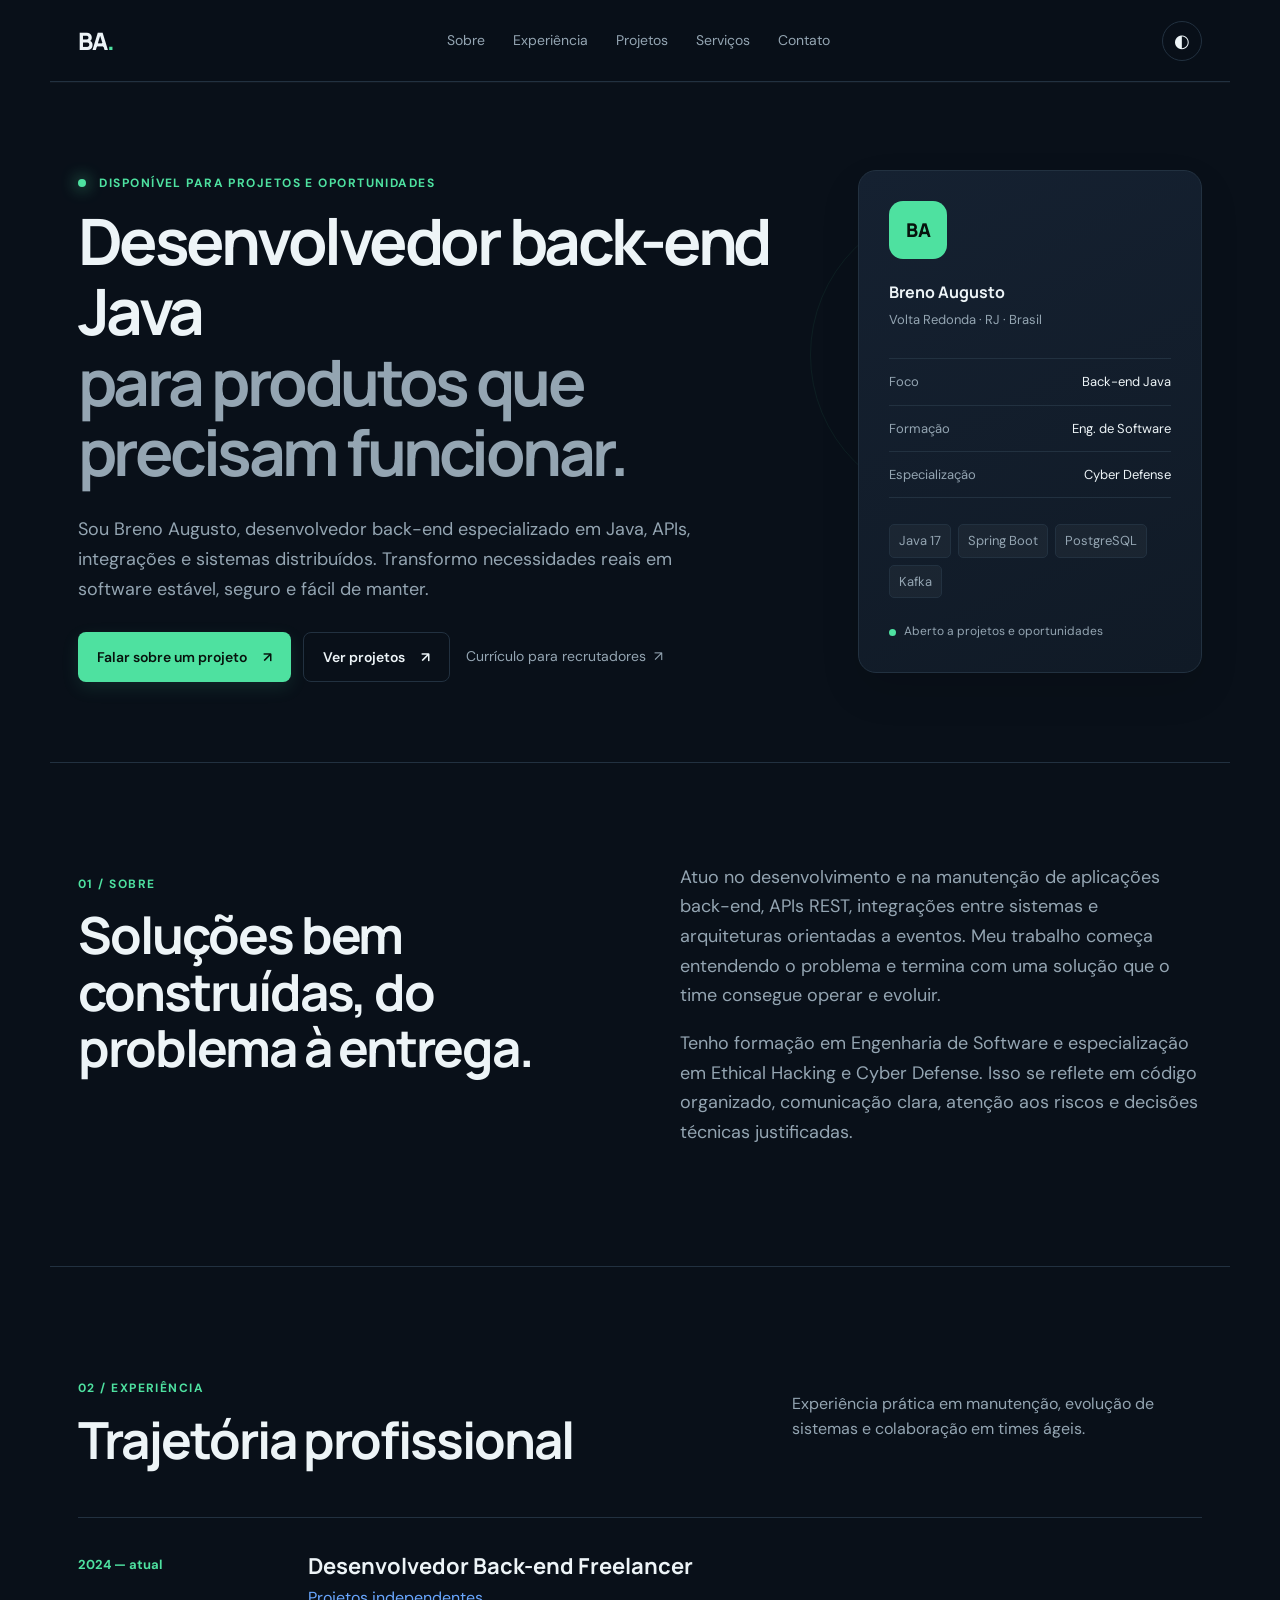
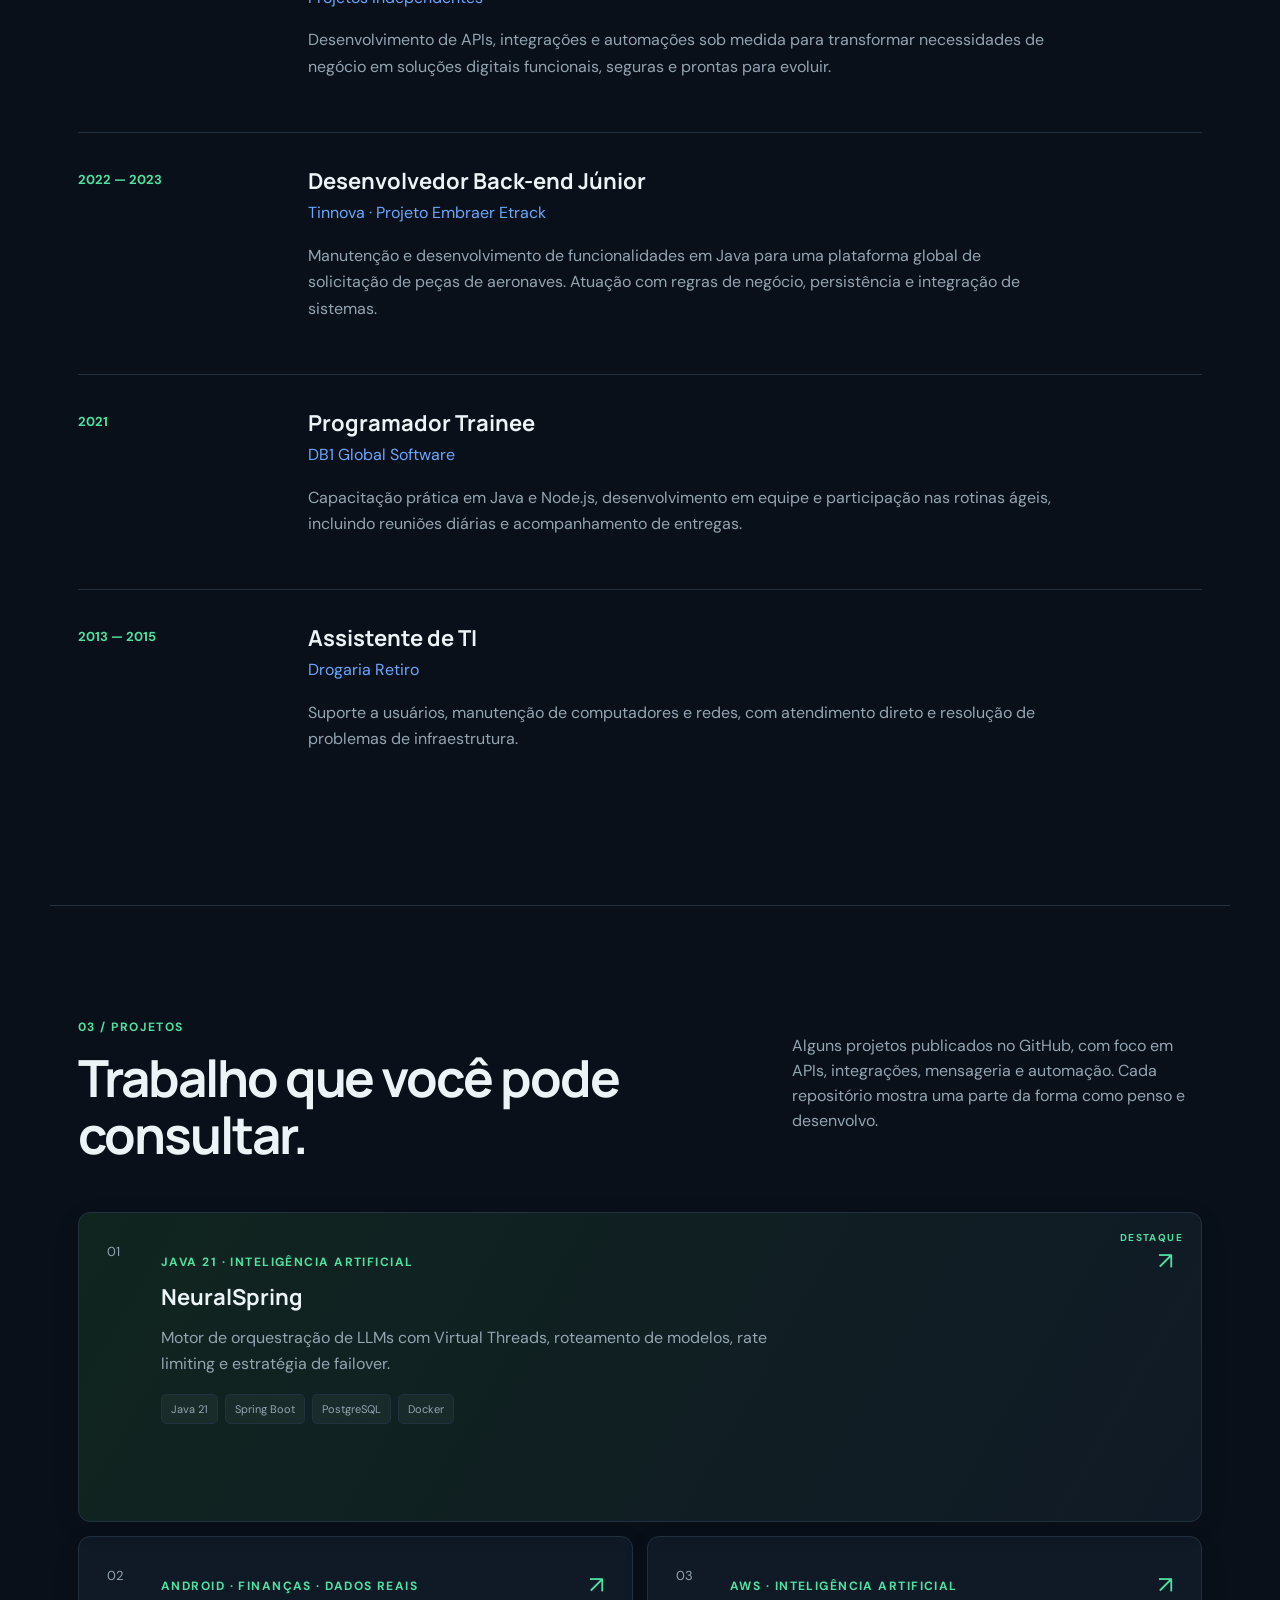
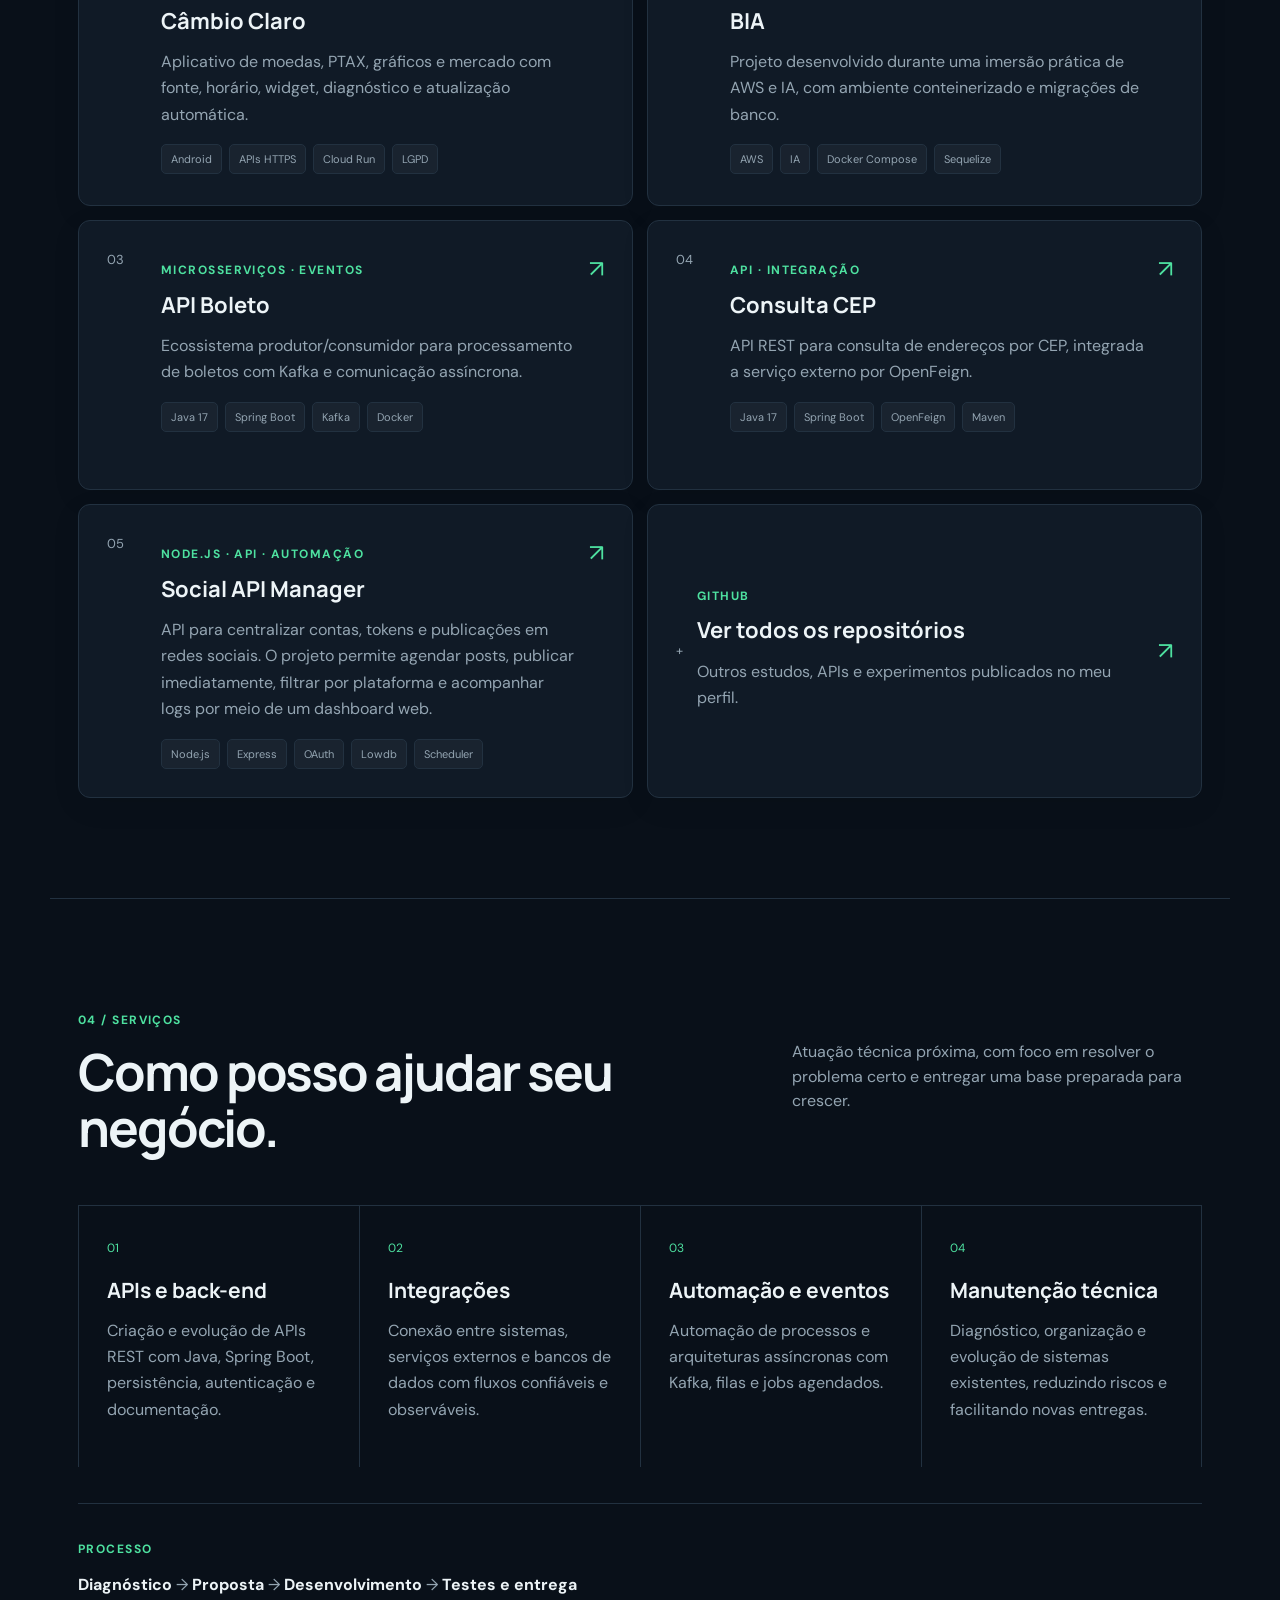
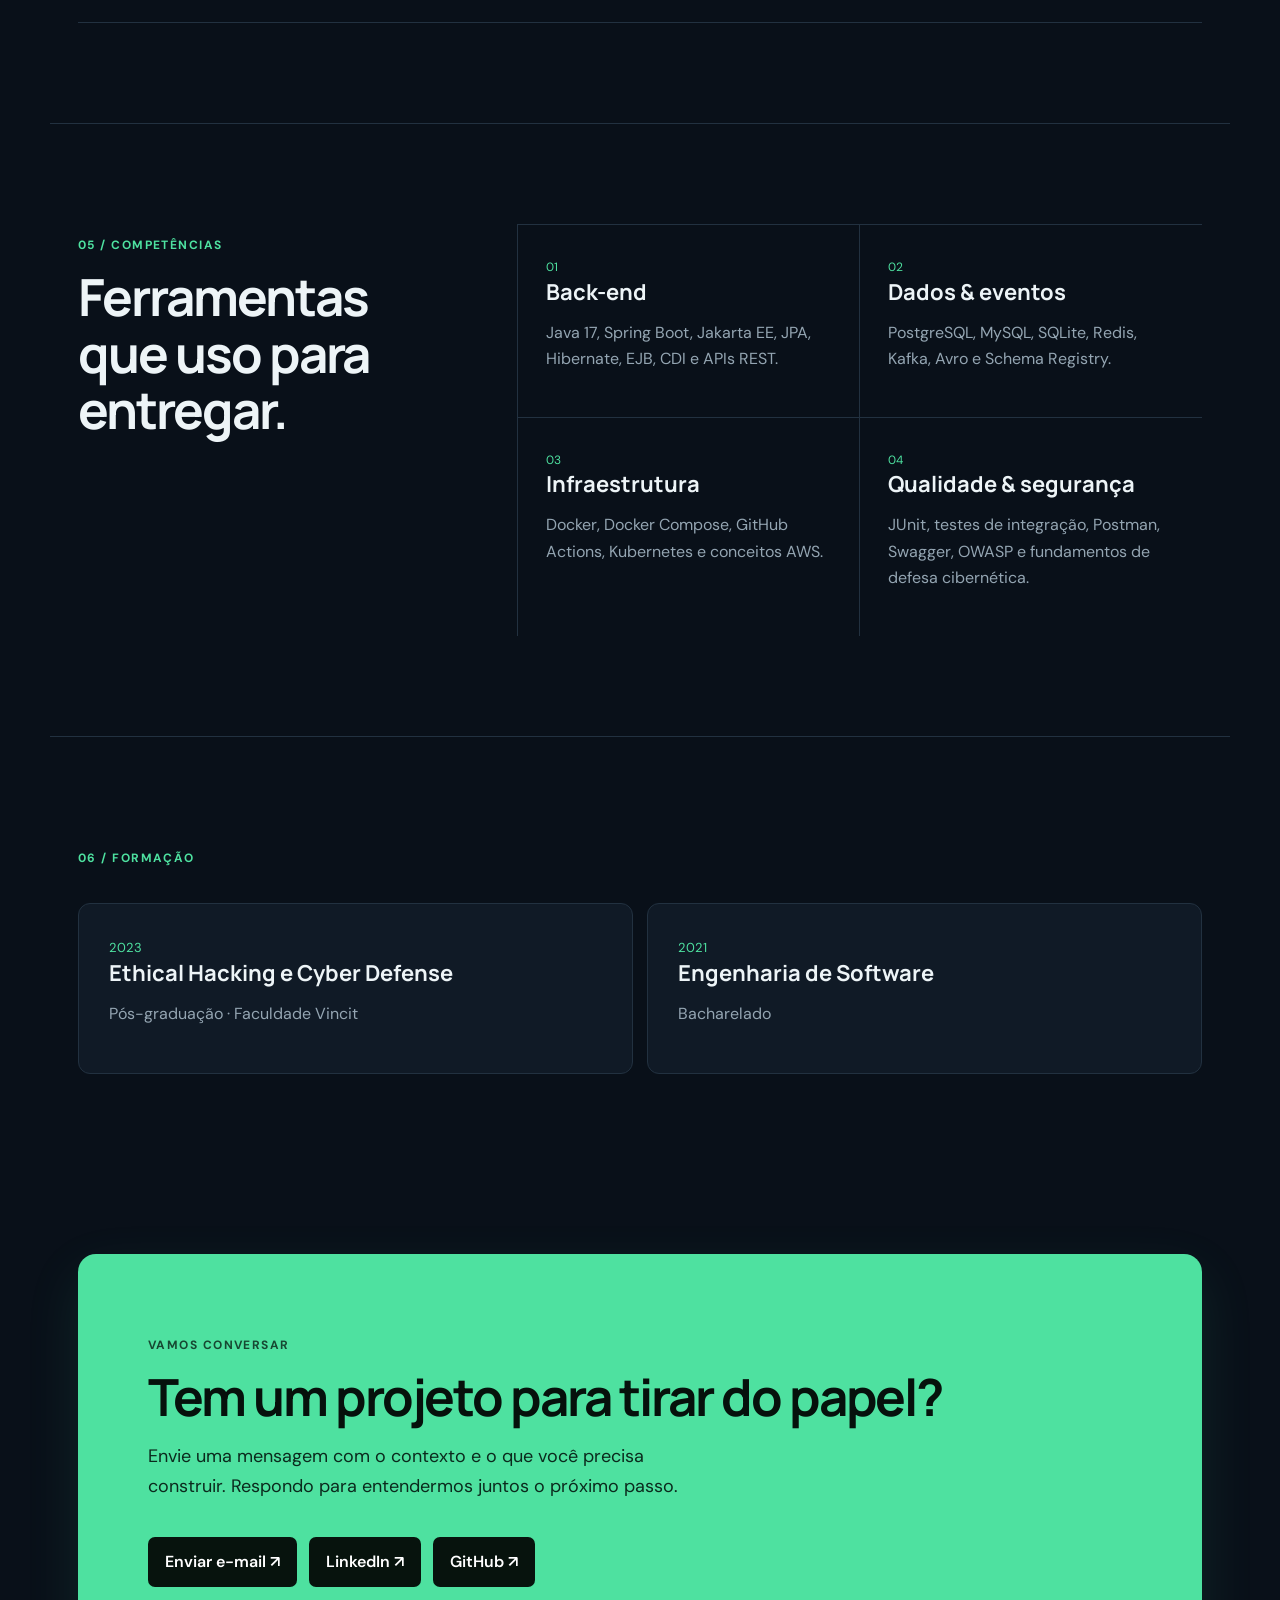
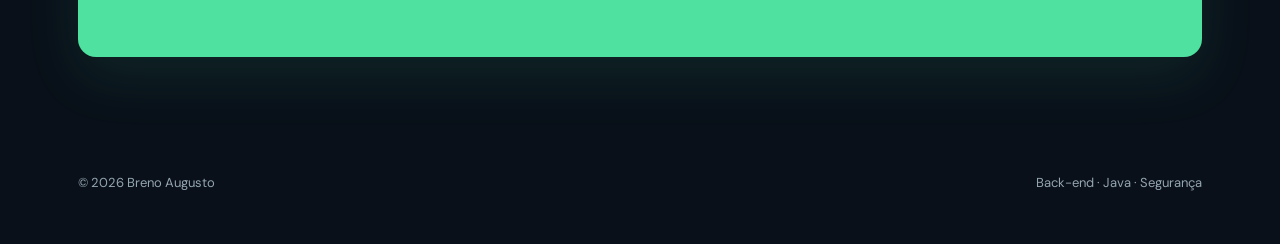
<file: index.html>
<!doctype html>
<html lang="pt-BR">
<head>
  <meta charset="UTF-8">
  <meta name="viewport" content="width=device-width, initial-scale=1.0">
  <meta name="description" content="Portfólio de Breno Augusto, desenvolvedor back-end e freelancer especializado em Java, Spring Boot, APIs, microsserviços e integrações seguras.">
  <meta property="og:type" content="website">
  <meta property="og:title" content="Breno Augusto — Desenvolvedor Back-end">
  <meta property="og:description" content="APIs, integrações e sistemas back-end seguros, claros e prontos para crescer.">
  <meta property="og:url" content="https://brenoaugusto.vercel.app/">
  <meta property="og:site_name" content="Breno Augusto — Desenvolvedor Back-end">
  <meta name="twitter:card" content="summary">
  <link rel="canonical" href="https://brenoaugusto.vercel.app/">
  <script type="application/ld+json">
    {
      "@context":"https://schema.org",
      "@type":"Person",
      "name":"Breno Augusto Alves da Silva",
      "jobTitle":"Desenvolvedor Back-end",
      "url":"https://brenoaugusto.vercel.app/",
      "email":"mailto:brenoaugustoalves@gmail.com",
      "sameAs":["https://www.linkedin.com/in/brenoaugustoalves/","https://github.com/brenoaugustoalves"],
      "knowsAbout":["Java","Spring Boot","APIs REST","Microsserviços","Kafka","Cyber Defense"]
    }
  </script>
  <title>Breno Augusto — Desenvolvedor Back-end</title>
  <link rel="preconnect" href="https://fonts.googleapis.com">
  <link rel="preconnect" href="https://fonts.gstatic.com" crossorigin>
  <link href="https://fonts.googleapis.com/css2?family=DM+Sans:wght@400;500;600;700&family=Manrope:wght@600;700;800&display=swap" rel="stylesheet">
  <link rel="icon" type="image/svg+xml" href="data:image/svg+xml,%3Csvg xmlns='http://www.w3.org/2000/svg' viewBox='0 0 64 64'%3E%3Crect width='64' height='64' rx='16' fill='%230b1018'/%3E%3Cpath d='M18 17h18c8 0 12 4 12 10 0 4-2 7-6 8 5 1 8 5 8 10 0 8-6 12-15 12H18V17zm10 8v7h7c3 0 4-1 4-4 0-2-1-3-4-3h-7zm0 15v9h8c3 0 5-2 5-5s-2-4-5-4h-8z' fill='%234ee1a0'/%3E%3C/svg%3E">
  <link rel="stylesheet" href="styles.css">
</head>
<body>
  <header class="topbar">
      <a class="brand" href="#inicio" aria-label="Ir para o início">BA<span>.</span></a>
      <nav aria-label="Navegação principal">
      <a href="#sobre">Sobre</a><a href="#experiencia">Experiência</a><a href="#projetos">Projetos</a><a href="#servicos">Serviços</a><a href="#contato">Contato</a>
      </nav>
    <button class="theme-toggle" aria-label="Ativar tema claro" aria-pressed="false" title="Alternar tema">◐</button>
  </header>

  <main>
    <section class="hero" id="inicio">
      <div class="hero-copy">
        <p class="eyebrow"><span></span> DISPONÍVEL PARA PROJETOS E OPORTUNIDADES</p>
        <h1>Desenvolvedor back-end Java<br><em>para produtos que precisam funcionar.</em></h1>
        <p class="intro">Sou Breno Augusto, desenvolvedor back-end especializado em Java, APIs, integrações e sistemas distribuídos. Transformo necessidades reais em software estável, seguro e fácil de manter.</p>
        <div class="actions">
          <a class="primary" href="#contato">Falar sobre um projeto <span>↗</span></a>
          <a class="secondary" href="#projetos">Ver projetos <span>↗</span></a>
          <a class="recruiter-link" href="mailto:brenoaugustoalves@gmail.com?subject=Solicitação%20de%20currículo">Currículo para recrutadores <span>↗</span></a>
        </div>
      </div>
      <aside class="profile-card" aria-label="Resumo profissional">
        <div class="avatar">BA</div>
        <div><strong>Breno Augusto</strong><span>Volta Redonda · RJ · Brasil</span></div>
        <dl>
          <div><dt>Foco</dt><dd>Back-end Java</dd></div>
          <div><dt>Formação</dt><dd>Eng. de Software</dd></div>
          <div><dt>Especialização</dt><dd>Cyber Defense</dd></div>
        </dl>
        <div class="stack"><span>Java 17</span><span>Spring Boot</span><span>PostgreSQL</span><span>Kafka</span></div>
        <p class="availability"><span></span> Aberto a projetos e oportunidades</p>
      </aside>
    </section>

    <section class="section split" id="sobre">
      <div><p class="section-no">01 / SOBRE</p><h2>Soluções bem construídas, do problema à entrega.</h2></div>
      <div class="prose"><p>Atuo no desenvolvimento e na manutenção de aplicações back-end, APIs REST, integrações entre sistemas e arquiteturas orientadas a eventos. Meu trabalho começa entendendo o problema e termina com uma solução que o time consegue operar e evoluir.</p><p>Tenho formação em Engenharia de Software e especialização em Ethical Hacking e Cyber Defense. Isso se reflete em código organizado, comunicação clara, atenção aos riscos e decisões técnicas justificadas.</p></div>
    </section>

    <section class="section" id="experiencia">
      <div class="section-head"><div><p class="section-no">02 / EXPERIÊNCIA</p><h2>Trajetória profissional</h2></div><p>Experiência prática em manutenção, evolução de sistemas e colaboração em times ágeis.</p></div>
      <div class="timeline">
        <article><div class="when">2024 — atual</div><div><h3>Desenvolvedor Back-end Freelancer</h3><p class="company">Projetos independentes</p><p>Desenvolvimento de APIs, integrações e automações sob medida para transformar necessidades de negócio em soluções digitais funcionais, seguras e prontas para evoluir.</p></div></article>
        <article><div class="when">2022 — 2023</div><div><h3>Desenvolvedor Back-end Júnior</h3><p class="company">Tinnova · Projeto Embraer Etrack</p><p>Manutenção e desenvolvimento de funcionalidades em Java para uma plataforma global de solicitação de peças de aeronaves. Atuação com regras de negócio, persistência e integração de sistemas.</p></div></article>
        <article><div class="when">2021</div><div><h3>Programador Trainee</h3><p class="company">DB1 Global Software</p><p>Capacitação prática em Java e Node.js, desenvolvimento em equipe e participação nas rotinas ágeis, incluindo reuniões diárias e acompanhamento de entregas.</p></div></article>
        <article><div class="when">2013 — 2015</div><div><h3>Assistente de TI</h3><p class="company">Drogaria Retiro</p><p>Suporte a usuários, manutenção de computadores e redes, com atendimento direto e resolução de problemas de infraestrutura.</p></div></article>
      </div>
    </section>

    <section class="section" id="projetos">
      <div class="section-head"><div><p class="section-no">03 / PROJETOS</p><h2>Trabalho que você pode consultar.</h2></div><p>Alguns projetos publicados no GitHub, com foco em APIs, integrações, mensageria e automação. Cada repositório mostra uma parte da forma como penso e desenvolvo.</p></div>
      <div class="projects">
        <a class="project featured" href="https://github.com/brenoaugustoalves/neuralSpring" target="_blank" rel="noreferrer"><span class="project-index">01</span><div><p class="label">JAVA 21 · INTELIGÊNCIA ARTIFICIAL</p><h3>NeuralSpring</h3><p>Motor de orquestração de LLMs com Virtual Threads, roteamento de modelos, rate limiting e estratégia de failover.</p><div class="chips"><span>Java 21</span><span>Spring Boot</span><span>PostgreSQL</span><span>Docker</span></div></div><span class="arrow">↗</span></a>
        <a class="project" href="cambio-claro.html"><span class="project-index">02</span><div><p class="label">ANDROID · FINANÇAS · DADOS REAIS</p><h3>Câmbio Claro</h3><p>Aplicativo de moedas, PTAX, gráficos e mercado com fonte, horário, widget, diagnóstico e atualização automática.</p><div class="chips"><span>Android</span><span>APIs HTTPS</span><span>Cloud Run</span><span>LGPD</span></div></div><span class="arrow">↗</span></a>
        <a class="project" href="https://github.com/brenoaugustoalves/bia" target="_blank" rel="noreferrer"><span class="project-index">03</span><div><p class="label">AWS · INTELIGÊNCIA ARTIFICIAL</p><h3>BIA</h3><p>Projeto desenvolvido durante uma imersão prática de AWS e IA, com ambiente conteinerizado e migrações de banco.</p><div class="chips"><span>AWS</span><span>IA</span><span>Docker Compose</span><span>Sequelize</span></div></div><span class="arrow">↗</span></a>
        <a class="project" href="https://github.com/brenoaugustoalves/api-boleto" target="_blank" rel="noreferrer"><span class="project-index">03</span><div><p class="label">MICROSSERVIÇOS · EVENTOS</p><h3>API Boleto</h3><p>Ecossistema produtor/consumidor para processamento de boletos com Kafka e comunicação assíncrona.</p><div class="chips"><span>Java 17</span><span>Spring Boot</span><span>Kafka</span><span>Docker</span></div></div><span class="arrow">↗</span></a>
        <a class="project" href="https://github.com/brenoaugustoalves/Consulta-Cep" target="_blank" rel="noreferrer"><span class="project-index">04</span><div><p class="label">API · INTEGRAÇÃO</p><h3>Consulta CEP</h3><p>API REST para consulta de endereços por CEP, integrada a serviço externo por OpenFeign.</p><div class="chips"><span>Java 17</span><span>Spring Boot</span><span>OpenFeign</span><span>Maven</span></div></div><span class="arrow">↗</span></a>
        <a class="project" href="https://github.com/brenoaugustoalves/social-api-manager" target="_blank" rel="noreferrer"><span class="project-index">05</span><div><p class="label">NODE.JS · API · AUTOMAÇÃO</p><h3>Social API Manager</h3><p>API para centralizar contas, tokens e publicações em redes sociais. O projeto permite agendar posts, publicar imediatamente, filtrar por plataforma e acompanhar logs por meio de um dashboard web.</p><div class="chips"><span>Node.js</span><span>Express</span><span>OAuth</span><span>Lowdb</span><span>Scheduler</span></div></div><span class="arrow">↗</span></a>
        <a class="project all-projects" href="https://github.com/brenoaugustoalves?tab=repositories" target="_blank" rel="noreferrer"><span class="project-index">+</span><div><p class="label">GITHUB</p><h3>Ver todos os repositórios</h3><p>Outros estudos, APIs e experimentos publicados no meu perfil.</p></div><span class="arrow">↗</span></a>
      </div>
    </section>

    <section class="section services" id="servicos">
      <div class="section-head"><div><p class="section-no">04 / SERVIÇOS</p><h2>Como posso ajudar seu negócio.</h2></div><p>Atuação técnica próxima, com foco em resolver o problema certo e entregar uma base preparada para crescer.</p></div>
      <div class="service-grid">
        <article><span>01</span><h3>APIs e back-end</h3><p>Criação e evolução de APIs REST com Java, Spring Boot, persistência, autenticação e documentação.</p></article>
        <article><span>02</span><h3>Integrações</h3><p>Conexão entre sistemas, serviços externos e bancos de dados com fluxos confiáveis e observáveis.</p></article>
        <article><span>03</span><h3>Automação e eventos</h3><p>Automação de processos e arquiteturas assíncronas com Kafka, filas e jobs agendados.</p></article>
        <article><span>04</span><h3>Manutenção técnica</h3><p>Diagnóstico, organização e evolução de sistemas existentes, reduzindo riscos e facilitando novas entregas.</p></article>
      </div>
      <div class="process"><p class="section-no">PROCESSO</p><p><strong>Diagnóstico</strong> → <strong>Proposta</strong> → <strong>Desenvolvimento</strong> → <strong>Testes e entrega</strong></p></div>
    </section>

    <section class="section knowledge">
      <div><p class="section-no">05 / COMPETÊNCIAS</p><h2>Ferramentas que uso para entregar.</h2></div>
      <div class="skill-grid"><article><span>01</span><h3>Back-end</h3><p>Java 17, Spring Boot, Jakarta EE, JPA, Hibernate, EJB, CDI e APIs REST.</p></article><article><span>02</span><h3>Dados & eventos</h3><p>PostgreSQL, MySQL, SQLite, Redis, Kafka, Avro e Schema Registry.</p></article><article><span>03</span><h3>Infraestrutura</h3><p>Docker, Docker Compose, GitHub Actions, Kubernetes e conceitos AWS.</p></article><article><span>04</span><h3>Qualidade & segurança</h3><p>JUnit, testes de integração, Postman, Swagger, OWASP e fundamentos de defesa cibernética.</p></article></div>
    </section>

    <section class="section education">
      <p class="section-no">06 / FORMAÇÃO</p>
      <div class="degree"><div><span>2023</span><h3>Ethical Hacking e Cyber Defense</h3><p>Pós-graduação · Faculdade Vincit</p></div><div><span>2021</span><h3>Engenharia de Software</h3><p>Bacharelado</p></div></div>
    </section>

    <section class="contact" id="contato">
      <p class="section-no">VAMOS CONVERSAR</p><h2>Tem um projeto para tirar do papel?</h2><p>Envie uma mensagem com o contexto e o que você precisa construir. Respondo para entendermos juntos o próximo passo.</p>
      <div class="contact-links"><a href="mailto:brenoaugustoalves@gmail.com?subject=Vamos%20conversar">Enviar e-mail <span>↗</span></a><a href="https://www.linkedin.com/in/brenoaugustoalves/" target="_blank" rel="noreferrer">LinkedIn <span>↗</span></a><a href="https://github.com/brenoaugustoalves" target="_blank" rel="noreferrer">GitHub <span>↗</span></a></div>
    </section>
  </main>
  <footer><span>© <span id="year"></span> Breno Augusto</span><span>Back-end · Java · Segurança</span></footer>
  <script src="script.js"></script>
</body>
</html>
</file>
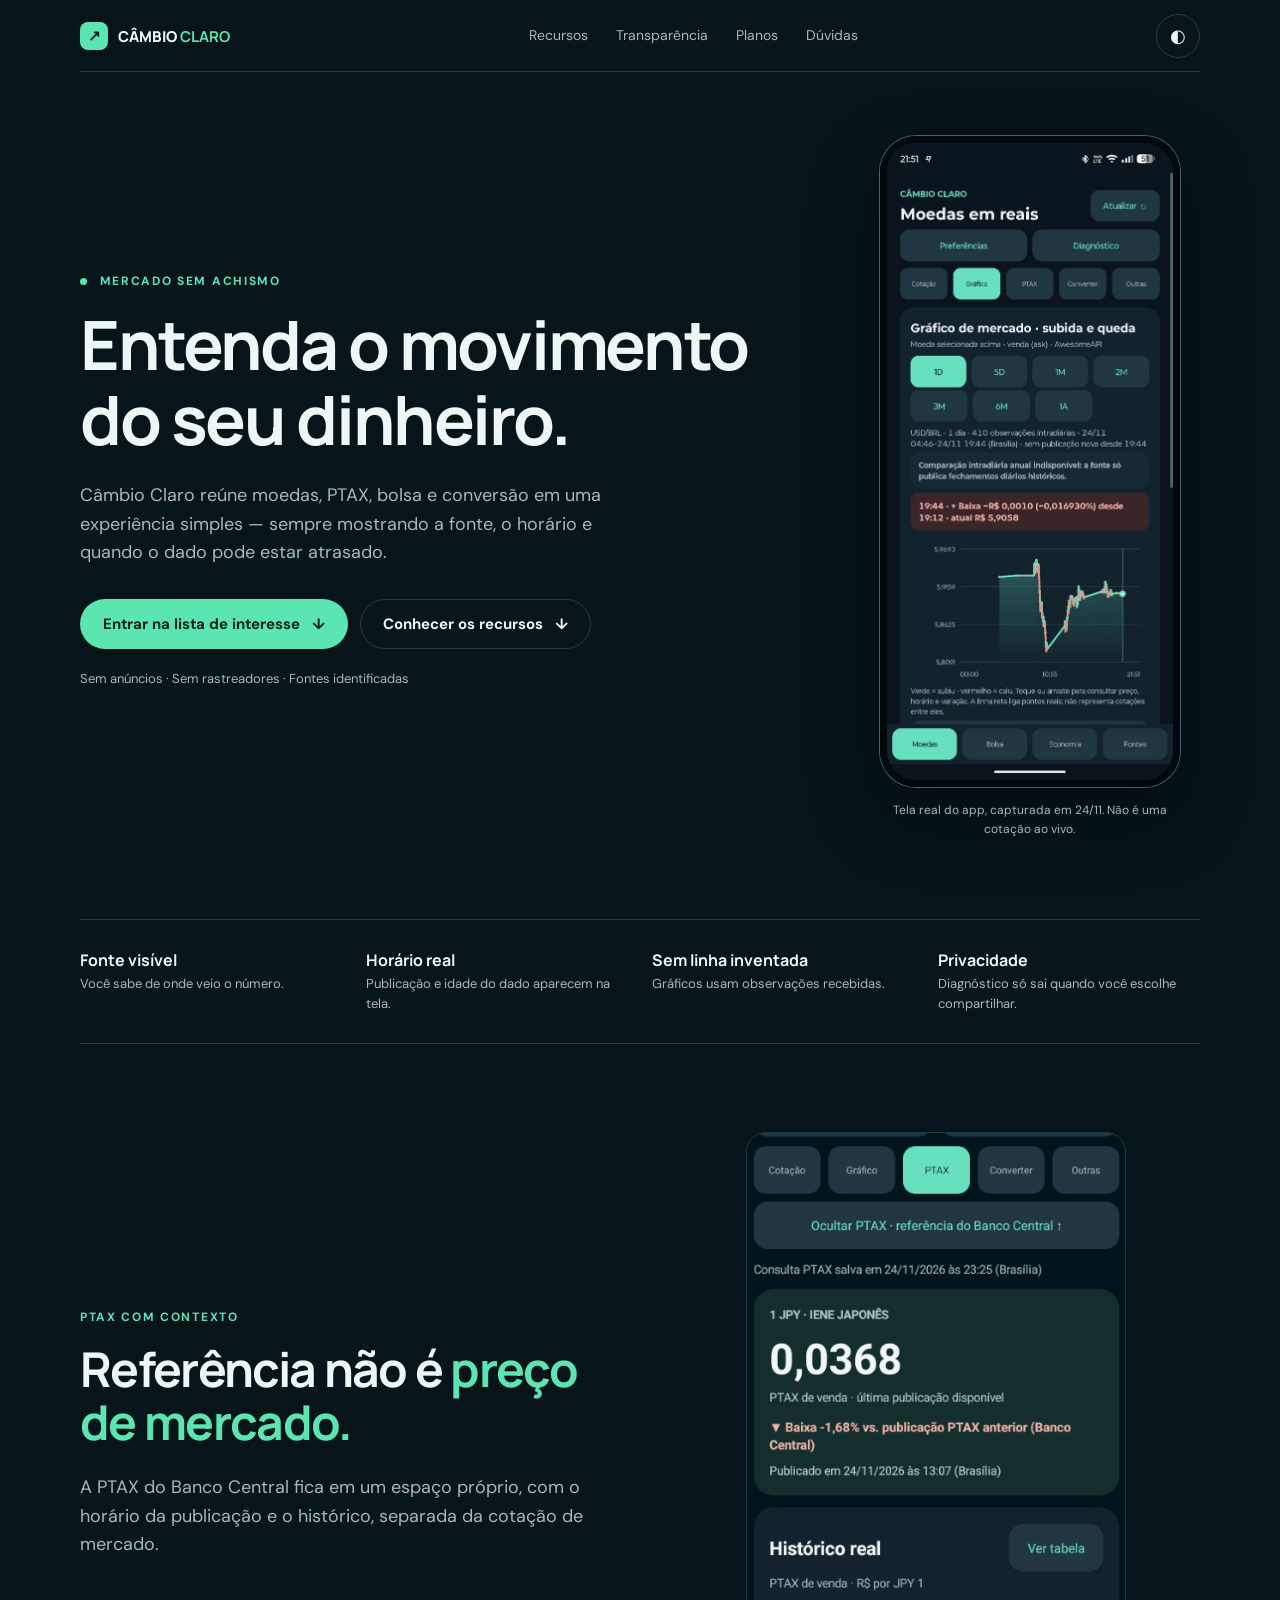
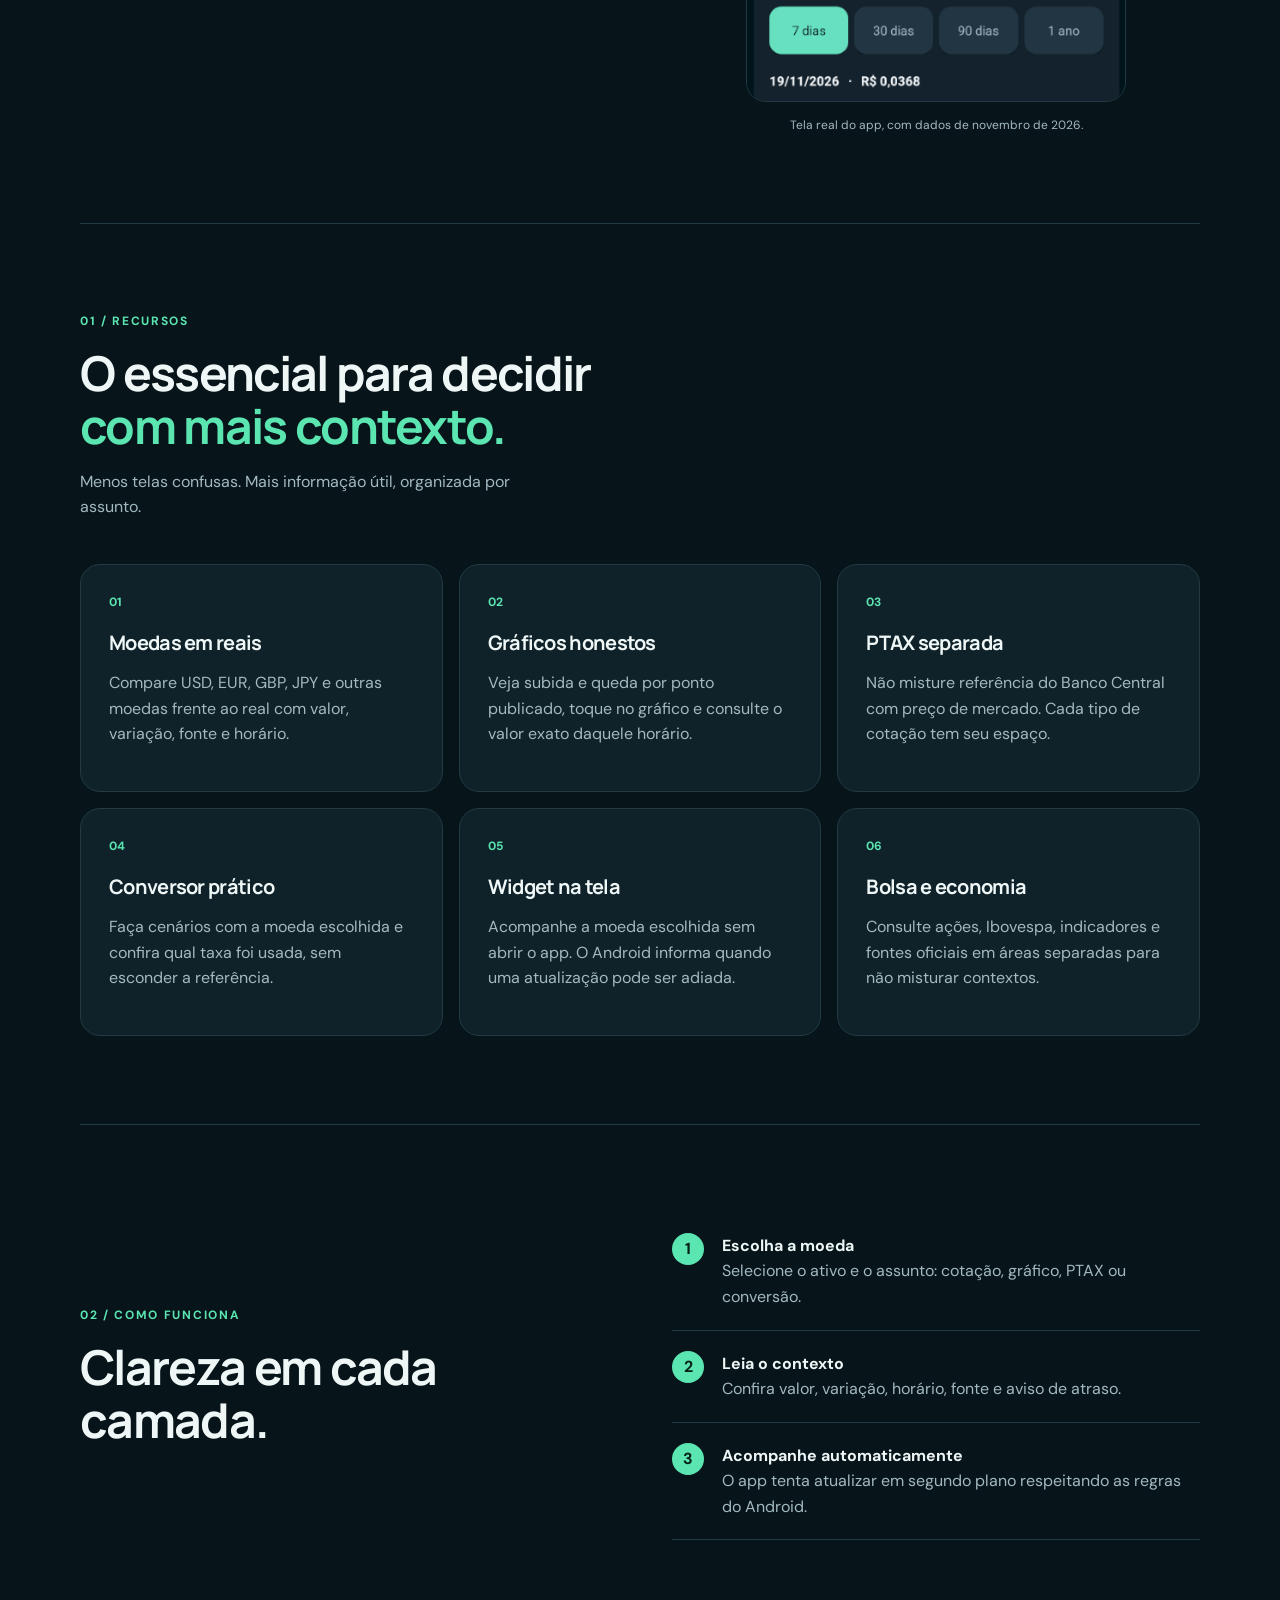
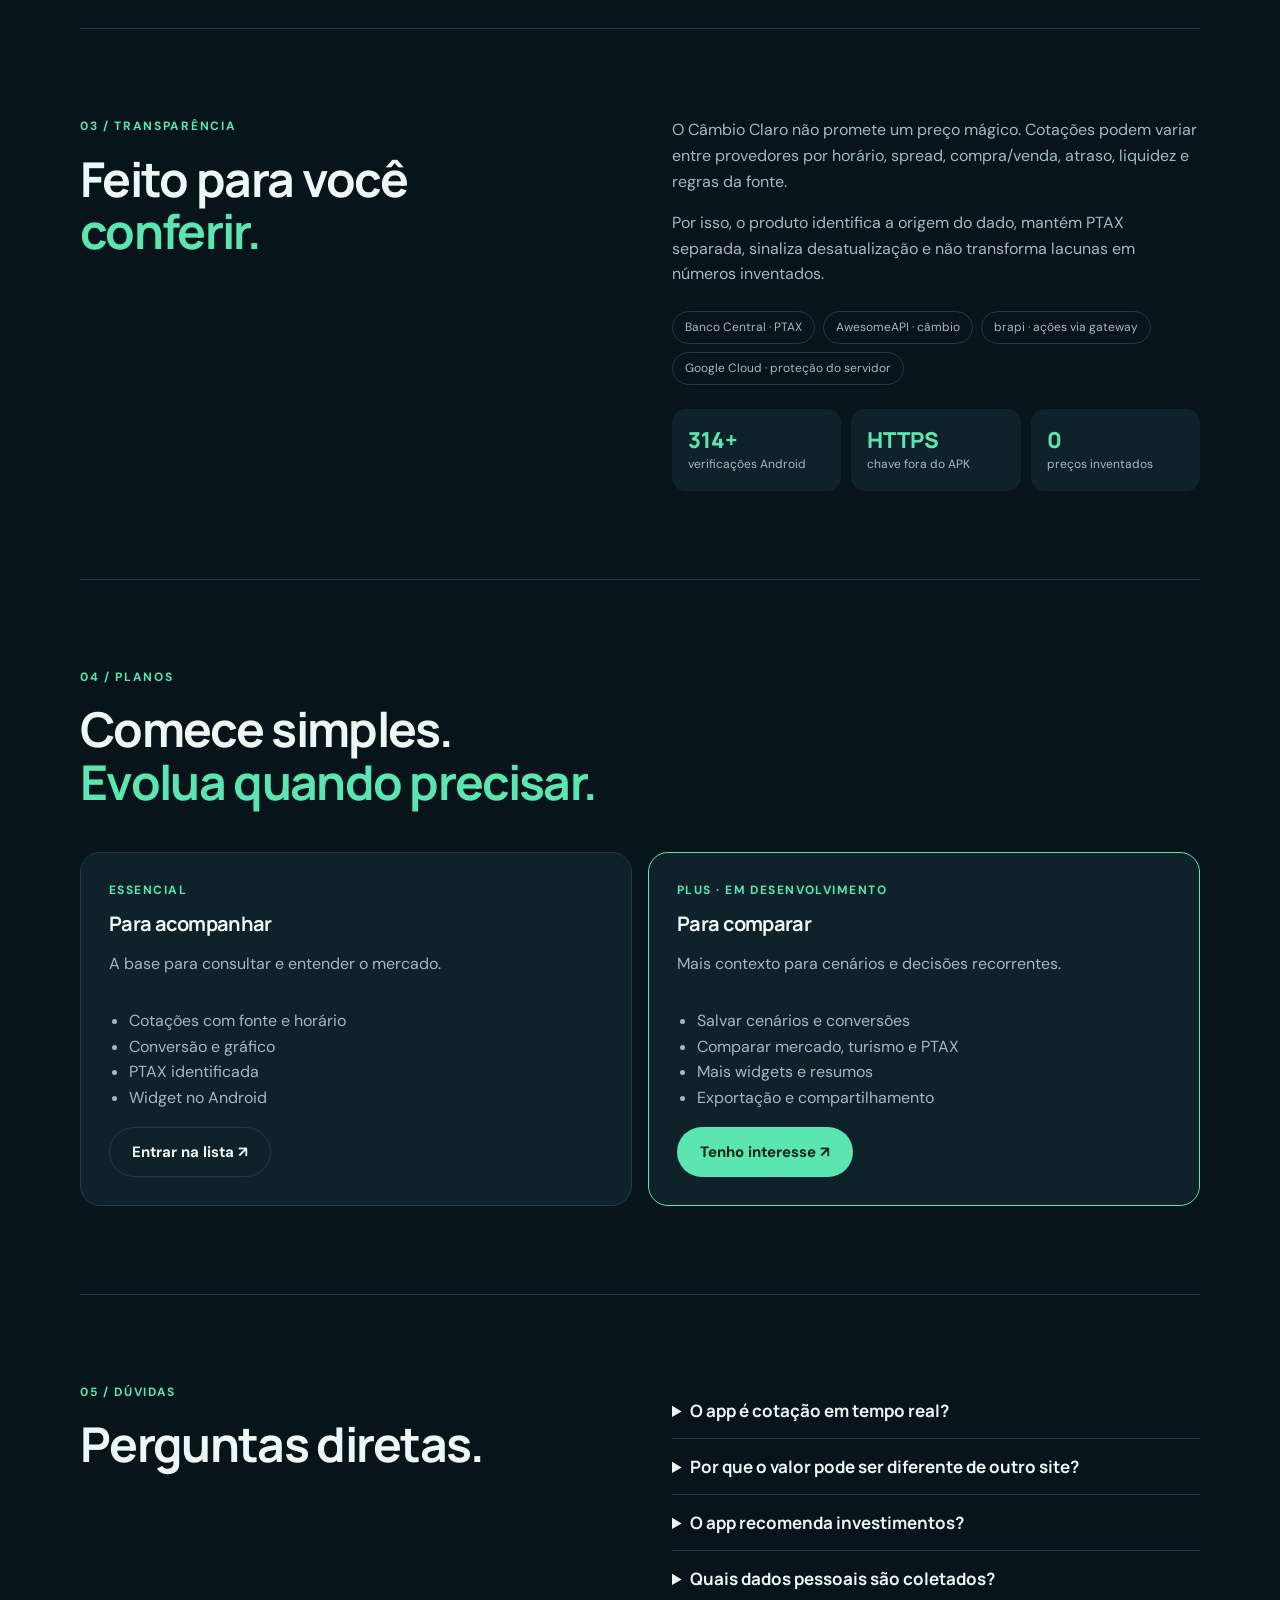
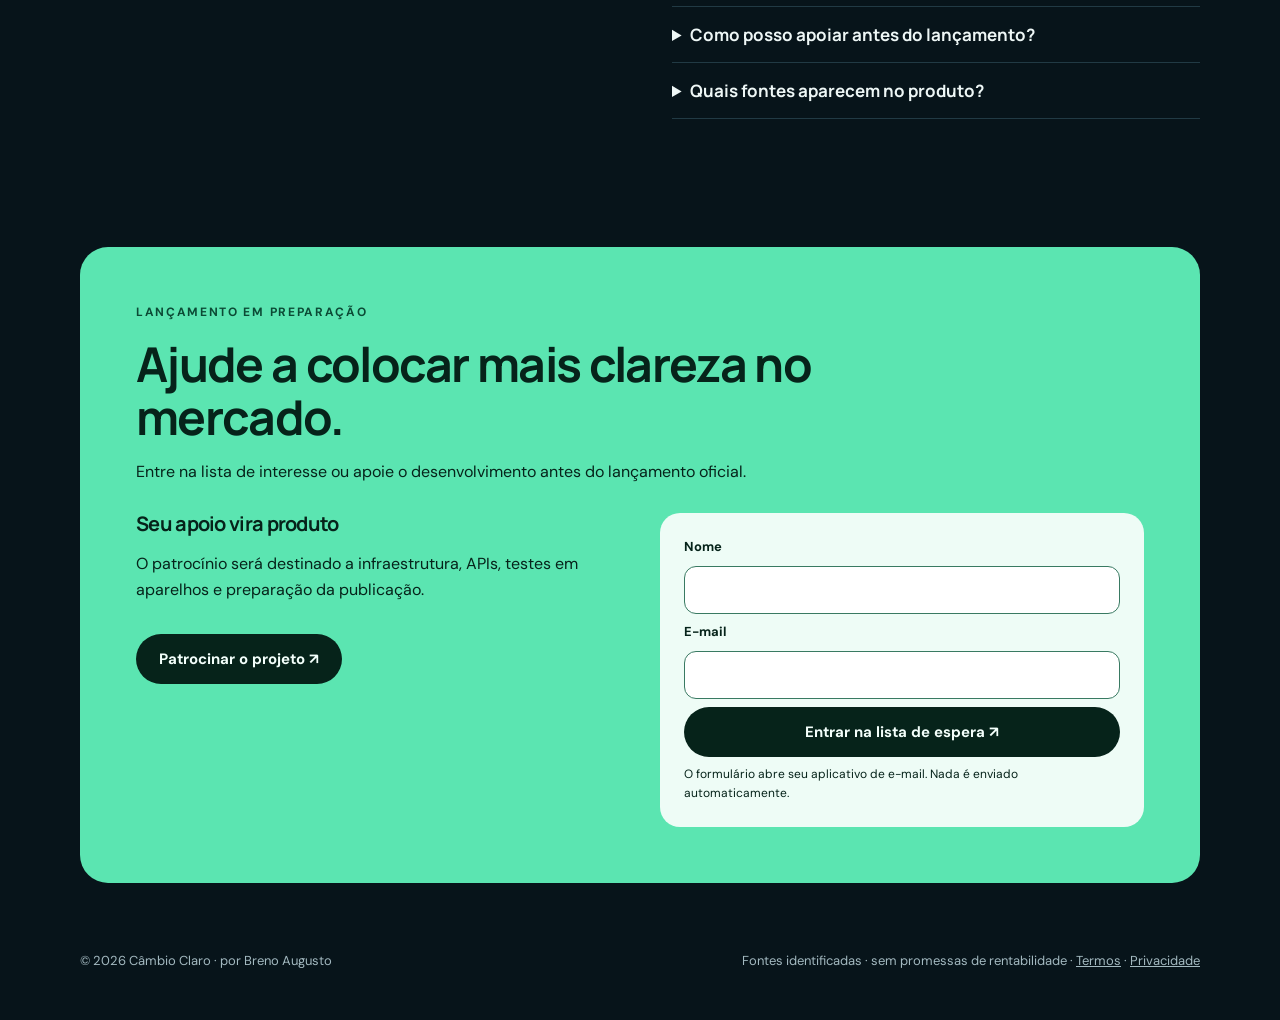
<file: cambio-claro.html>
<!doctype html>
<html lang="pt-BR">
<head>
  <meta charset="UTF-8">
  <meta name="viewport" content="width=device-width, initial-scale=1.0">
  <meta name="description" content="Câmbio Claro: acompanhe moedas, PTAX, bolsa e gráficos com fonte e horário visíveis.">
  <meta property="og:title" content="Câmbio Claro — informação de mercado com clareza">
  <meta property="og:description" content="Cotações, conversão, gráficos e widget com fonte, horário e aviso de atraso.">
  <meta property="og:type" content="website">
  <title>Câmbio Claro — informação de mercado com clareza</title>
  <link rel="preconnect" href="https://fonts.googleapis.com">
  <link rel="preconnect" href="https://fonts.gstatic.com" crossorigin>
  <link href="https://fonts.googleapis.com/css2?family=DM+Sans:wght@400;500;600;700&family=Manrope:wght@700;800&display=swap" rel="stylesheet">
  <link rel="stylesheet" href="cambio-claro.css">
  <script type="application/ld+json">
    {"@context":"https://schema.org","@type":"SoftwareApplication","name":"Câmbio Claro","applicationCategory":"FinanceApplication","operatingSystem":"Android","description":"Aplicativo de consulta de câmbio e mercado com fontes e horários visíveis.","author":{"@type":"Person","name":"Breno Augusto Alves da Silva"}}
  </script>
</head>
<body>
  <header class="cc-nav">
    <a class="cc-brand" href="#inicio" aria-label="Câmbio Claro, início"><span class="cc-mark">↗</span> CÂMBIO <b>CLARO</b></a>
    <nav id="cc-menu" aria-label="Navegação do produto"><a href="#recursos">Recursos</a><a href="#confianca">Transparência</a><a href="#planos">Planos</a><a href="#faq">Dúvidas</a></nav>
    <div class="cc-nav-actions"><button class="cc-theme" type="button" aria-label="Ativar tema claro" aria-pressed="false">◐</button><button class="cc-menu-button" type="button" aria-label="Abrir menu" aria-expanded="false">☰</button></div>
  </header>

  <main>
    <section class="cc-hero" id="inicio">
      <div class="cc-hero-copy">
        <p class="cc-kicker"><i></i> MERCADO SEM ACHISMO</p>
        <h1>Entenda o movimento do seu dinheiro.</h1>
        <p class="cc-lede">Câmbio Claro reúne moedas, PTAX, bolsa e conversão em uma experiência simples — sempre mostrando a fonte, o horário e quando o dado pode estar atrasado.</p>
        <div class="cc-actions"><a class="cc-primary" href="#planos">Entrar na lista de interesse <span>↓</span></a><a class="cc-ghost" href="#recursos">Conhecer os recursos <span>↓</span></a></div>
        <p class="cc-micro">Sem anúncios · Sem rastreadores · Fontes identificadas</p>
      </div>
      <figure class="cc-phone">
        <img src="assets/cambio-claro-grafico.jpeg" width="575" height="1280" alt="Tela do Câmbio Claro com o gráfico de um dia do dólar em reais">
        <figcaption>Tela real do app, capturada em 24/11. Não é uma cotação ao vivo.</figcaption>
      </figure>
    </section>

    <section class="cc-proof" id="confianca"><div><strong>Fonte visível</strong><span>Você sabe de onde veio o número.</span></div><div><strong>Horário real</strong><span>Publicação e idade do dado aparecem na tela.</span></div><div><strong>Sem linha inventada</strong><span>Gráficos usam observações recebidas.</span></div><div><strong>Privacidade</strong><span>Diagnóstico só sai quando você escolhe compartilhar.</span></div></section>

    <section class="cc-section cc-ptax" aria-labelledby="cc-ptax-title">
      <div>
        <p class="cc-kicker">PTAX COM CONTEXTO</p>
        <h2 id="cc-ptax-title">Referência não é <em>preço de mercado.</em></h2>
        <p class="cc-lede">A PTAX do Banco Central fica em um espaço próprio, com o horário da publicação e o histórico, separada da cotação de mercado.</p>
      </div>
      <figure class="cc-shot"><img src="assets/cambio-claro-ptax.png" width="441" height="662" loading="lazy" alt="Tela do Câmbio Claro com a PTAX do iene e o histórico"><figcaption>Tela real do app, com dados de novembro de 2026.</figcaption></figure>
    </section>

    <section class="cc-section" id="recursos"><div class="cc-heading"><p class="cc-kicker">01 / RECURSOS</p><h2>O essencial para decidir<br><em>com mais contexto.</em></h2><p>Menos telas confusas. Mais informação útil, organizada por assunto.</p></div><div class="cc-feature-grid"><article><span class="cc-number">01</span><h3>Moedas em reais</h3><p>Compare USD, EUR, GBP, JPY e outras moedas frente ao real com valor, variação, fonte e horário.</p></article><article><span class="cc-number">02</span><h3>Gráficos honestos</h3><p>Veja subida e queda por ponto publicado, toque no gráfico e consulte o valor exato daquele horário.</p></article><article><span class="cc-number">03</span><h3>PTAX separada</h3><p>Não misture referência do Banco Central com preço de mercado. Cada tipo de cotação tem seu espaço.</p></article><article><span class="cc-number">04</span><h3>Conversor prático</h3><p>Faça cenários com a moeda escolhida e confira qual taxa foi usada, sem esconder a referência.</p></article><article><span class="cc-number">05</span><h3>Widget na tela</h3><p>Acompanhe a moeda escolhida sem abrir o app. O Android informa quando uma atualização pode ser adiada.</p></article><article><span class="cc-number">06</span><h3>Bolsa e economia</h3><p>Consulte ações, Ibovespa, indicadores e fontes oficiais em áreas separadas para não misturar contextos.</p></article></div></section>

    <section class="cc-section cc-split"><div><p class="cc-kicker">02 / COMO FUNCIONA</p><h2>Clareza em cada camada.</h2></div><div class="cc-steps"><div><b>1</b><p><strong>Escolha a moeda</strong><br>Selecione o ativo e o assunto: cotação, gráfico, PTAX ou conversão.</p></div><div><b>2</b><p><strong>Leia o contexto</strong><br>Confira valor, variação, horário, fonte e aviso de atraso.</p></div><div><b>3</b><p><strong>Acompanhe automaticamente</strong><br>O app tenta atualizar em segundo plano respeitando as regras do Android.</p></div></div></section>

    <section class="cc-section cc-trust"><div class="cc-heading"><p class="cc-kicker">03 / TRANSPARÊNCIA</p><h2>Feito para você<br><em>conferir.</em></h2></div><div class="cc-trust-copy"><p>O Câmbio Claro não promete um preço mágico. Cotações podem variar entre provedores por horário, spread, compra/venda, atraso, liquidez e regras da fonte.</p><p>Por isso, o produto identifica a origem do dado, mantém PTAX separada, sinaliza desatualização e não transforma lacunas em números inventados.</p><div class="cc-source-list"><span>Banco Central · PTAX</span><span>AwesomeAPI · câmbio</span><span>brapi · ações via gateway</span><span>Google Cloud · proteção do servidor</span></div><div class="cc-metrics"><div><strong>314+</strong><span>verificações Android</span></div><div><strong>HTTPS</strong><span>chave fora do APK</span></div><div><strong>0</strong><span>preços inventados</span></div></div></div></section>

    <section class="cc-section" id="planos"><div class="cc-heading"><p class="cc-kicker">04 / PLANOS</p><h2>Comece simples.<br><em>Evolua quando precisar.</em></h2></div><div class="cc-plans"><article><p class="cc-plan-tag">ESSENCIAL</p><h3>Para acompanhar</h3><p class="cc-plan-desc">A base para consultar e entender o mercado.</p><ul><li>Cotações com fonte e horário</li><li>Conversão e gráfico</li><li>PTAX identificada</li><li>Widget no Android</li></ul><a class="cc-ghost" href="mailto:brenoaugustoalves@gmail.com?subject=Lista%20de%20espera%20Câmbio%20Claro">Entrar na lista ↗</a></article><article class="cc-plan-featured"><p class="cc-plan-tag">PLUS · EM DESENVOLVIMENTO</p><h3>Para comparar</h3><p class="cc-plan-desc">Mais contexto para cenários e decisões recorrentes.</p><ul><li>Salvar cenários e conversões</li><li>Comparar mercado, turismo e PTAX</li><li>Mais widgets e resumos</li><li>Exportação e compartilhamento</li></ul><a class="cc-primary" href="mailto:brenoaugustoalves@gmail.com?subject=Interesse%20no%20Câmbio%20Claro">Tenho interesse ↗</a></article></div></section>

    <section class="cc-section cc-faq" id="faq"><div class="cc-heading"><p class="cc-kicker">05 / DÚVIDAS</p><h2>Perguntas diretas.</h2></div><div class="cc-faq-list"><details><summary>O app é cotação em tempo real?</summary><p>Ele consulta fontes de mercado e mostra o horário publicado. A frequência e eventuais atrasos dependem da fonte, da rede e das regras do Android.</p></details><details><summary>Por que o valor pode ser diferente de outro site?</summary><p>Sites podem usar provedores, horários, spreads e tipos de preço diferentes. O Câmbio Claro identifica a referência usada para você comparar corretamente.</p></details><details><summary>O app recomenda investimentos?</summary><p>Não. Ele é uma ferramenta informativa e não substitui análise ou orientação profissional.</p></details><details><summary>Quais dados pessoais são coletados?</summary><p>O funcionamento básico não exige cadastro. Preferências e cache ficam no aparelho; o diagnóstico só é compartilhado quando você escolhe fazê-lo.</p></details><details><summary>Como posso apoiar antes do lançamento?</summary><p>Use o botão de patrocínio para enviar um e-mail ao responsável. Não há cobrança automática nesta página; qualquer condição de apoio será combinada de forma transparente.</p></details><details><summary>Quais fontes aparecem no produto?</summary><p>Banco Central para PTAX, AwesomeAPI para câmbio e um gateway protegido para dados de ações. O horário e a origem ficam visíveis no app.</p></details></div></section>

    <section class="cc-cta"><p class="cc-kicker">LANÇAMENTO EM PREPARAÇÃO</p><h2>Ajude a colocar mais clareza no mercado.</h2><p>Entre na lista de interesse ou apoie o desenvolvimento antes do lançamento oficial.</p><div class="cc-support-grid"><div><h3>Seu apoio vira produto</h3><p>O patrocínio será destinado a infraestrutura, APIs, testes em aparelhos e preparação da publicação.</p><div class="cc-actions"><a class="cc-dark" href="mailto:brenoaugustoalves@gmail.com?subject=Quero%20patrocinar%20o%20Câmbio%20Claro">Patrocinar o projeto ↗</a></div></div><form id="cc-interest-form"><label for="cc-name">Nome</label><input id="cc-name" name="name" autocomplete="name" required><label for="cc-email">E-mail</label><input id="cc-email" name="email" type="email" autocomplete="email" required><button class="cc-dark" type="submit">Entrar na lista de espera ↗</button><small>O formulário abre seu aplicativo de e-mail. Nada é enviado automaticamente.</small></form></div></section>
  </main>
  <footer class="cc-footer"><span>© <span id="cc-year"></span> Câmbio Claro · por Breno Augusto</span><span>Fontes identificadas · sem promessas de rentabilidade · <a href="termos.html">Termos</a> · <a href="privacidade.html">Privacidade</a></span></footer>
  <script src="cambio-claro.js"></script>
</body>
</html>
</file>
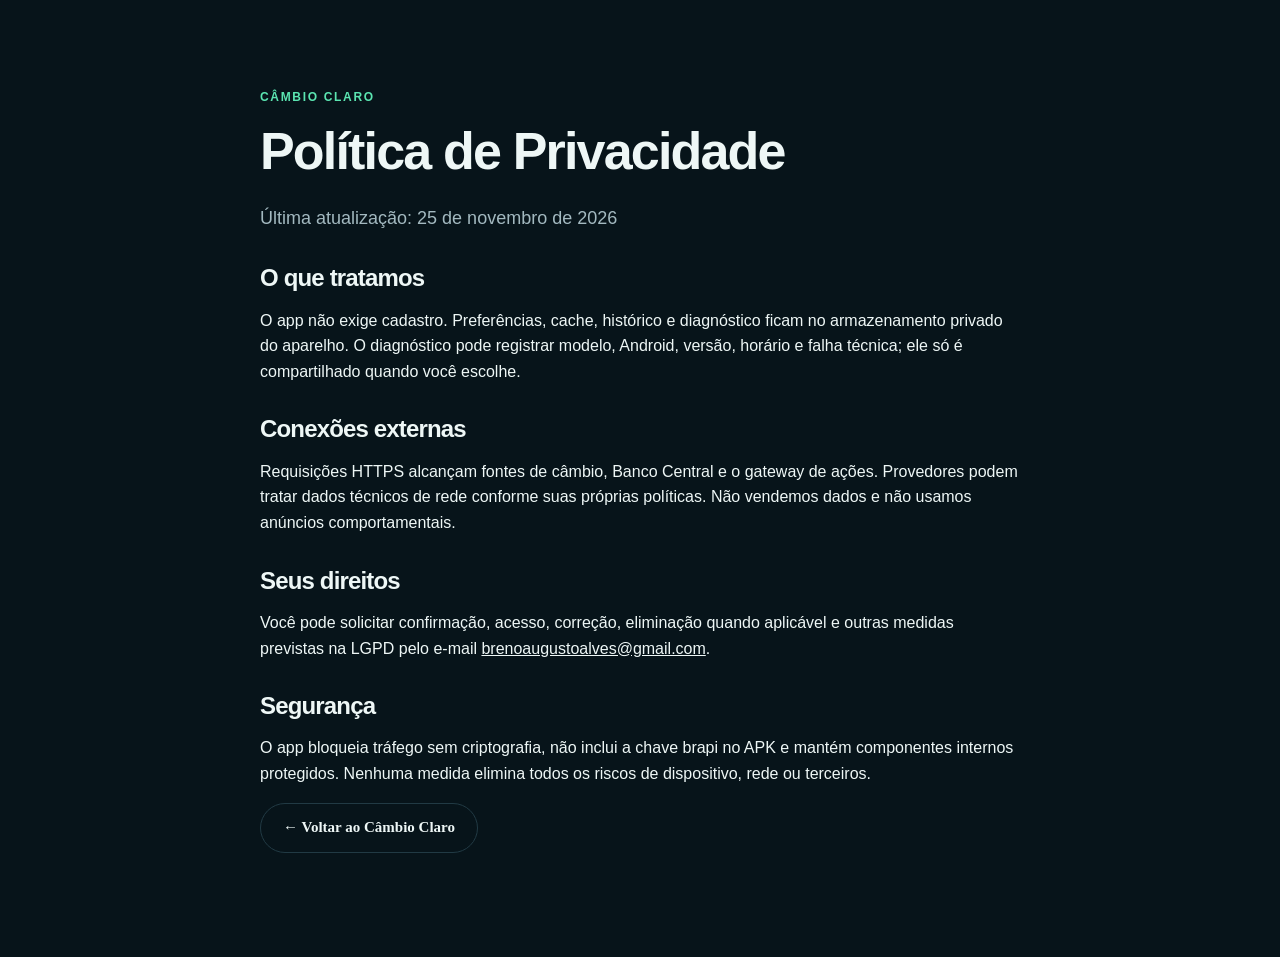
<file: privacidade.html>
<!doctype html><html lang="pt-BR"><head><meta charset="UTF-8"><meta name="viewport" content="width=device-width,initial-scale=1"><title>Política de Privacidade · Câmbio Claro</title><link rel="stylesheet" href="cambio-claro.css"><link rel="stylesheet" href="cambio-claro-overrides.css"></head><body><main class="cc-section cc-legal"><p class="cc-kicker">CÂMBIO CLARO</p><h1>Política de Privacidade</h1><p class="cc-lede">Última atualização: 25 de novembro de 2026</p><h2>O que tratamos</h2><p>O app não exige cadastro. Preferências, cache, histórico e diagnóstico ficam no armazenamento privado do aparelho. O diagnóstico pode registrar modelo, Android, versão, horário e falha técnica; ele só é compartilhado quando você escolhe.</p><h2>Conexões externas</h2><p>Requisições HTTPS alcançam fontes de câmbio, Banco Central e o gateway de ações. Provedores podem tratar dados técnicos de rede conforme suas próprias políticas. Não vendemos dados e não usamos anúncios comportamentais.</p><h2>Seus direitos</h2><p>Você pode solicitar confirmação, acesso, correção, eliminação quando aplicável e outras medidas previstas na LGPD pelo e-mail <a href="mailto:brenoaugustoalves@gmail.com">brenoaugustoalves@gmail.com</a>.</p><h2>Segurança</h2><p>O app bloqueia tráfego sem criptografia, não inclui a chave brapi no APK e mantém componentes internos protegidos. Nenhuma medida elimina todos os riscos de dispositivo, rede ou terceiros.</p><p><a class="cc-ghost" href="cambio-claro.html">← Voltar ao Câmbio Claro</a></p></main></body></html>
</file>
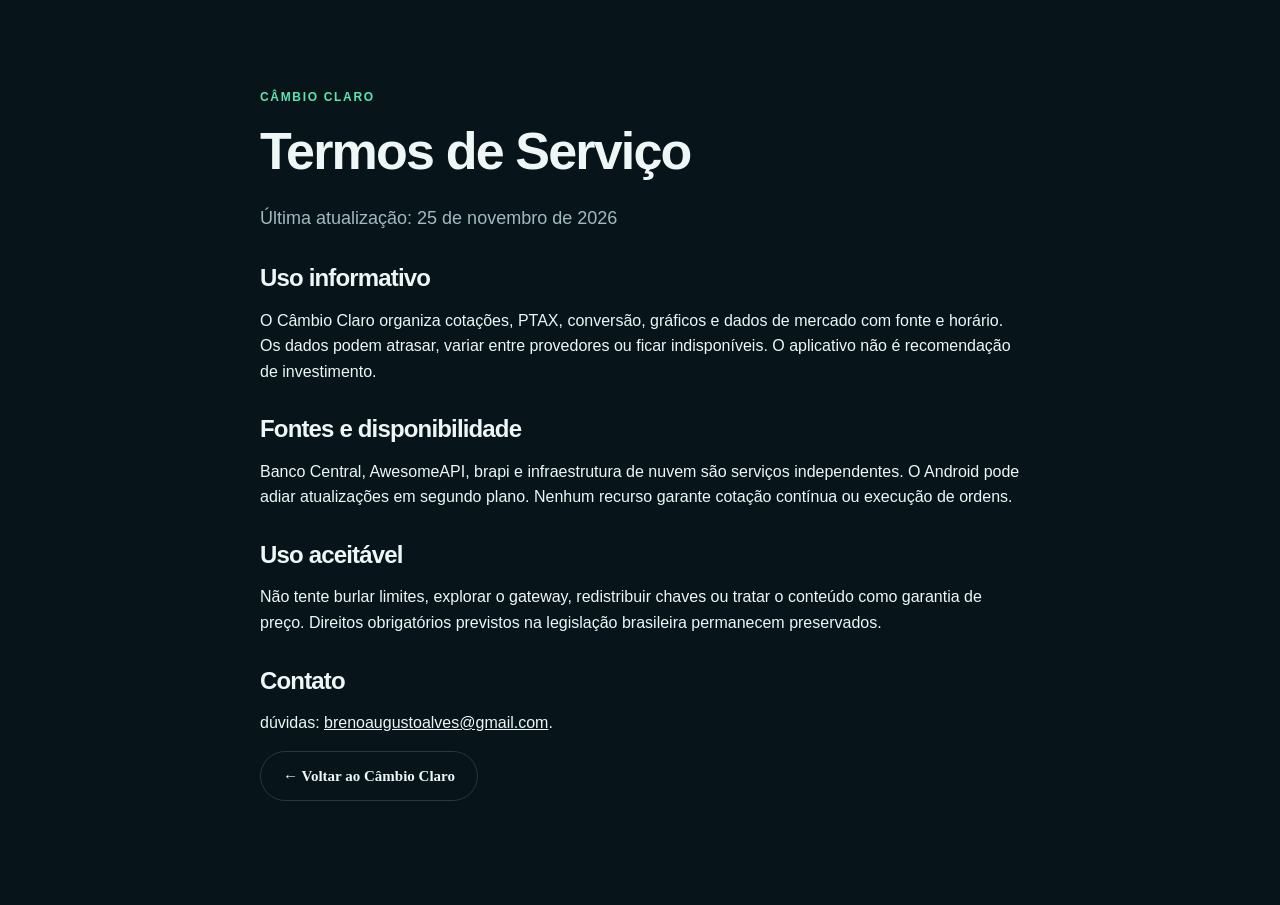
<file: termos.html>
<!doctype html><html lang="pt-BR"><head><meta charset="UTF-8"><meta name="viewport" content="width=device-width,initial-scale=1"><title>Termos de Serviço · Câmbio Claro</title><link rel="stylesheet" href="cambio-claro.css"><link rel="stylesheet" href="cambio-claro-overrides.css"></head><body><main class="cc-section cc-legal"><p class="cc-kicker">CÂMBIO CLARO</p><h1>Termos de Serviço</h1><p class="cc-lede">Última atualização: 25 de novembro de 2026</p><h2>Uso informativo</h2><p>O Câmbio Claro organiza cotações, PTAX, conversão, gráficos e dados de mercado com fonte e horário. Os dados podem atrasar, variar entre provedores ou ficar indisponíveis. O aplicativo não é recomendação de investimento.</p><h2>Fontes e disponibilidade</h2><p>Banco Central, AwesomeAPI, brapi e infraestrutura de nuvem são serviços independentes. O Android pode adiar atualizações em segundo plano. Nenhum recurso garante cotação contínua ou execução de ordens.</p><h2>Uso aceitável</h2><p>Não tente burlar limites, explorar o gateway, redistribuir chaves ou tratar o conteúdo como garantia de preço. Direitos obrigatórios previstos na legislação brasileira permanecem preservados.</p><h2>Contato</h2><p> dúvidas: <a href="mailto:brenoaugustoalves@gmail.com">brenoaugustoalves@gmail.com</a>.</p><p><a class="cc-ghost" href="cambio-claro.html">← Voltar ao Câmbio Claro</a></p></main></body></html>
</file>
<file: styles.css>
:root{--bg:#091019;--surface:#101a26;--surface2:#152131;--text:#edf4f7;--muted:#94a5b2;--line:#223140;--accent:#4ee1a0;--accent2:#69a7ff;--max:1180px;color-scheme:dark}*{box-sizing:border-box}html{scroll-behavior:smooth}body{margin:0;background:var(--bg);color:var(--text);font-family:'DM Sans',sans-serif;font-size:16px;line-height:1.65}.topbar{height:82px;display:flex;align-items:center;justify-content:space-between;max-width:var(--max);margin:auto;padding:0 28px;border-bottom:1px solid var(--line)}.brand{font:800 24px Manrope;color:var(--text);text-decoration:none}.brand span,.eyebrow,.section-no,.label{color:var(--accent)}nav{display:flex;gap:28px}nav a{color:var(--muted);text-decoration:none;font-size:14px;transition:.2s}nav a:hover{color:var(--text)}.theme-toggle{width:40px;height:40px;border:1px solid var(--line);border-radius:50%;background:transparent;color:var(--text);cursor:pointer;font-size:18px}main,footer{max-width:var(--max);margin:auto}.hero{min-height:650px;display:grid;grid-template-columns:1.55fr .75fr;gap:70px;align-items:center;padding:80px 28px}.eyebrow,.section-no,.label{font-weight:700;letter-spacing:.12em;font-size:12px}.eyebrow span{display:inline-block;width:8px;height:8px;border-radius:50%;background:var(--accent);margin-right:9px;box-shadow:0 0 16px var(--accent)}h1,h2,h3{font-family:Manrope,sans-serif;margin:0;line-height:1.1}h1{font-size:clamp(46px,6vw,79px);letter-spacing:-.055em}h1 em{font-style:normal;color:var(--muted)}.intro{max-width:660px;color:var(--muted);font-size:18px;margin:28px 0}.actions{display:flex;gap:12px;flex-wrap:wrap}.primary,.secondary{display:inline-flex;align-items:center;gap:16px;padding:13px 19px;border-radius:8px;text-decoration:none;font:600 14px 'DM Sans';cursor:pointer}.primary{background:var(--accent);color:#07130d}.secondary{background:transparent;color:var(--text);border:1px solid var(--line)}.profile-card{background:linear-gradient(155deg,var(--surface2),var(--surface));border:1px solid var(--line);padding:30px;border-radius:18px;box-shadow:0 30px 70px #0004}.avatar{width:58px;height:58px;display:grid;place-items:center;border-radius:14px;background:var(--accent);color:#07130d;font:800 19px Manrope;margin-bottom:20px}.profile-card strong{display:block;font-family:Manrope}.profile-card>div span{font-size:13px;color:var(--muted)}dl{margin:26px 0;border-top:1px solid var(--line)}dl div{display:flex;justify-content:space-between;gap:15px;padding:12px 0;border-bottom:1px solid var(--line);font-size:13px}dt{color:var(--muted)}dd{margin:0;text-align:right}.stack,.chips{display:flex;flex-wrap:wrap;gap:7px}.stack span,.chips span{padding:5px 9px;border-radius:5px;background:#ffffff0a;border:1px solid var(--line);font-size:11px;color:var(--muted)}.section{padding:100px 28px;border-top:1px solid var(--line)}.split{display:grid;grid-template-columns:1fr 1fr;gap:80px}h2{font-size:clamp(34px,4vw,53px);letter-spacing:-.04em}.prose{font-size:18px;color:var(--muted)}.prose p:first-child{margin-top:0}.section-head{display:flex;justify-content:space-between;align-items:end;margin-bottom:50px;gap:40px}.section-head>p{max-width:410px;color:var(--muted);margin:0}.timeline article{display:grid;grid-template-columns:200px 1fr;gap:30px;border-top:1px solid var(--line);padding:36px 0}.when{font-size:13px;color:var(--accent);font-weight:700}.timeline h3,.project h3,.skill-grid h3,.degree h3{font-size:22px}.company{color:var(--accent2);margin:7px 0}.timeline article div:last-child>p:last-child{color:var(--muted);max-width:750px}.projects{display:grid;grid-template-columns:1fr 1fr;gap:14px}.project{min-height:270px;padding:28px;display:grid;grid-template-columns:40px 1fr auto;gap:14px;background:var(--surface);border:1px solid var(--line);border-radius:12px;color:var(--text);text-decoration:none;transition:.25s}.project:hover{border-color:#4ee1a077;transform:translateY(-3px)}.project.featured{grid-column:1/-1;min-height:310px;background:linear-gradient(120deg,#10251f,var(--surface))}.project-index{color:var(--muted);font-size:13px}.project p:not(.label){color:var(--muted);max-width:620px}.arrow{font-size:24px;color:var(--accent)}.knowledge{display:grid;grid-template-columns:.7fr 1.3fr;gap:70px}.skill-grid{display:grid;grid-template-columns:1fr 1fr}.skill-grid article{padding:28px;border-left:1px solid var(--line);border-top:1px solid var(--line)}.skill-grid article>span{color:var(--accent);font-size:12px}.skill-grid p,.degree p{color:var(--muted)}.degree{display:grid;grid-template-columns:1fr 1fr;gap:14px;margin-top:35px}.degree>div{padding:30px;background:var(--surface);border-radius:12px;border:1px solid var(--line)}.degree span{color:var(--accent);font-size:13px}.contact{margin:80px 28px;padding:70px;background:var(--accent);color:#06110c;border-radius:18px}.contact .section-no{color:#174832}.contact h2{font-size:clamp(34px,4vw,56px)}.contact-links{display:flex;gap:12px;margin-top:35px}.contact-links a{padding:12px 17px;background:#07130d;color:#fff;border-radius:7px;text-decoration:none;font-weight:600}footer{display:flex;justify-content:space-between;padding:35px 28px 50px;color:var(--muted);font-size:13px}body.light{--bg:#f4f7f8;--surface:#fff;--surface2:#e9f0f3;--text:#10202b;--muted:#5c6c76;--line:#d7e0e5;--accent:#0a9b68;--accent2:#286cc4;color-scheme:light}body.light .primary{color:white}body.light .contact{color:white;background:#087c58}body.light .contact .section-no{color:#caffea}@media(max-width:800px){nav{display:none}.hero{grid-template-columns:1fr;padding-top:60px;gap:35px}.profile-card{max-width:480px}.split,.knowledge{grid-template-columns:1fr;gap:30px}.section-head{align-items:start;flex-direction:column}.timeline article{grid-template-columns:1fr;gap:5px}.projects,.skill-grid,.degree{grid-template-columns:1fr}.project.featured{grid-column:auto}.contact{padding:40px 25px;margin:40px 16px}.contact-links{flex-direction:column}.contact-links a{text-align:center}footer{flex-direction:column;gap:6px}}@media print{.topbar,.actions,.contact,footer{display:none}.hero{min-height:auto}.section,.hero{padding:32px 0}.projects{grid-template-columns:1fr 1fr}body{background:#fff;color:#111}.profile-card,.project,.degree>div{background:#fff;box-shadow:none}.section{break-inside:avoid}}
/* UI/UX refinement */
:root{--glow:#4ee1a01f;--shadow:0 24px 70px #00000035}
body{background:var(--bg)}
section{scroll-margin-top:28px}
.topbar{position:sticky;top:0;z-index:10;background:#091019d9;backdrop-filter:blur(16px);box-shadow:0 1px 0 #ffffff08}
.brand{letter-spacing:-.04em}
nav a{position:relative;padding:8px 0}nav a::after{content:"";position:absolute;left:0;right:100%;bottom:2px;height:2px;background:var(--accent);transition:right .2s ease}nav a:hover::after,nav a:focus-visible::after{right:0}
.hero{position:relative;isolation:isolate}.hero::before{content:"";position:absolute;z-index:-1;width:300px;height:300px;right:10%;top:18%;border:1px solid #4ee1a012;border-radius:50%;pointer-events:none}.hero-copy{max-width:720px}.hero h1{max-width:800px;font-size:clamp(42px,5vw,66px)}.intro{max-width:650px}.primary{box-shadow:0 6px 18px #4ee1a01c;transition:transform .2s ease,box-shadow .2s ease}.primary:hover{transform:translateY(-2px);box-shadow:0 9px 22px #4ee1a02b}.secondary{transition:border-color .2s ease,background .2s ease,transform .2s ease}.secondary:hover{background:#ffffff08;border-color:#4ee1a077;transform:translateY(-2px)}
.profile-card{box-shadow:0 18px 40px #0000001c;transition:transform .25s ease,border-color .25s ease}.profile-card:hover{transform:translateY(-3px);border-color:#4ee1a055}.availability{display:flex;align-items:center;gap:8px;margin:24px 0 0;color:var(--muted);font-size:12px}.availability span{width:7px;height:7px;border-radius:50%;background:var(--accent)}
.section-head{align-items:center}.section-head>p{line-height:1.55}.project{box-shadow:0 8px 30px #00000012}.project.featured{position:relative;overflow:hidden}.project.featured::after{content:"DESTAQUE";position:absolute;right:18px;top:17px;color:var(--accent);font-size:10px;font-weight:700;letter-spacing:.14em}.project h3{transition:color .2s ease}.project:hover h3{color:var(--accent)}.all-projects{display:flex;align-items:center;min-height:180px}.all-projects>div{align-self:center}
.contact{box-shadow:0 20px 55px #4ee1a01a}.contact>p:not(.section-no){max-width:560px;margin:18px 0 0;font-size:18px;color:#0b2a1d}.contact-links{flex-wrap:wrap}.recruiter-link{display:inline-flex;align-items:center;gap:8px;padding:13px 4px;color:var(--muted);font-size:14px;text-decoration:none}.recruiter-link:hover{color:var(--accent)}
.service-grid{display:grid;grid-template-columns:repeat(4,1fr);border-top:1px solid var(--line)}.service-grid article{padding:28px;border-left:1px solid var(--line)}.service-grid article:last-child{border-right:1px solid var(--line)}.service-grid span{color:var(--accent);font-size:12px}.service-grid h3{font-size:21px;margin-top:18px}.service-grid p{color:var(--muted)}.process{margin-top:36px;padding:24px 0;border-top:1px solid var(--line);border-bottom:1px solid var(--line)}.process p:last-child{margin:8px 0 0;color:var(--muted)}.process strong{color:var(--text)}
:focus-visible{outline:3px solid var(--accent2);outline-offset:4px;border-radius:4px}
@media(max-width:800px){.hero::before{right:-180px;top:12%}.project.featured::after{right:14px;top:14px}.section-head{align-items:start}.service-grid{grid-template-columns:1fr 1fr}.service-grid article:nth-child(2n){border-right:1px solid var(--line)}.contact h2 br{display:none}}
@media(max-width:520px){.service-grid{grid-template-columns:1fr}.service-grid article{border-right:1px solid var(--line)}}
/* Correções para manter todos os componentes legíveis no tema claro */
body.light .topbar{background:#ffffffe6;box-shadow:0 1px 0 #10202b14}
body.light .project.featured{background:linear-gradient(120deg,#e4f5ee,var(--surface))}
body.light .secondary:hover{background:#10202b0a;border-color:#0a9b6877}
body.light .contact-links a{background:#f4fffa;color:#10202b}
</file>
<file: cambio-claro.css>
:root{--bg:#07141a;--surface:#0f222a;--text:#eef7f6;--muted:#a3b9c0;--line:#213a44;--accent:#5be5b1;--on-accent:#06231a;color-scheme:dark}
body.cc-light{--bg:#f5f8f8;--surface:#fff;--text:#10232c;--muted:#4f626b;--line:#d5e2e5;--accent:#08714f;--on-accent:#fff;color-scheme:light}
*{box-sizing:border-box}html{scroll-behavior:smooth}
body{margin:0;background:var(--bg);color:var(--text);font:16px/1.6 'DM Sans',sans-serif}
a{color:inherit}img{max-width:100%}
section[id]{scroll-margin-top:76px}
h1,h2,h3{font-family:Manrope,sans-serif;line-height:1.1;margin:0;letter-spacing:-.035em}
h1{font-size:clamp(40px,6vw,68px)}h2{font-size:clamp(32px,4vw,48px)}h2 em{font-style:normal;color:var(--accent)}h3{font-size:20px}
.cc-nav,main>section,.cc-footer{width:min(1120px,100% - 40px);margin-inline:auto}
.cc-nav{height:72px;display:flex;align-items:center;justify-content:space-between;position:sticky;top:0;z-index:5;background:var(--bg);border-bottom:1px solid var(--line)}
.cc-brand{font:800 15px Manrope;text-decoration:none}.cc-brand b{color:var(--accent)}
.cc-mark{display:inline-grid;place-items:center;width:28px;height:28px;margin-right:7px;border-radius:8px;background:var(--accent);color:var(--on-accent)}
.cc-nav nav{display:flex;gap:28px}.cc-nav nav a{font-size:14px;color:var(--muted);text-decoration:none}.cc-nav nav a:hover{color:var(--text)}
.cc-nav-actions{display:flex;gap:8px}
.cc-theme,.cc-menu-button{width:44px;height:44px;border:1px solid var(--line);border-radius:50%;background:transparent;color:var(--text);font-size:18px;cursor:pointer}
.cc-menu-button{display:none}
.cc-hero{display:grid;grid-template-columns:1.35fr .65fr;gap:72px;align-items:center;padding:64px 0 80px}
.cc-kicker{margin:0 0 16px;color:var(--accent);font-size:12px;font-weight:700;letter-spacing:.14em}
.cc-kicker i{display:inline-block;width:7px;height:7px;margin-right:8px;border-radius:50%;background:var(--accent)}
.cc-lede{margin:24px 0 0;max-width:560px;font-size:18px;color:var(--muted)}
.cc-actions{display:flex;flex-wrap:wrap;gap:12px;margin-top:32px}
.cc-primary,.cc-ghost,.cc-dark{display:inline-flex;align-items:center;justify-content:center;gap:12px;min-height:50px;padding:12px 22px;border:1px solid transparent;border-radius:999px;font:700 15px 'DM Sans';text-decoration:none;cursor:pointer}
.cc-primary{background:var(--accent);color:var(--on-accent)}.cc-ghost{border-color:var(--line)}.cc-ghost:hover{border-color:var(--accent)}
.cc-micro{margin-top:20px;font-size:13px;color:var(--muted)}
figure{margin:0}figcaption{margin-top:14px;font-size:12px;text-align:center;color:var(--muted)}
.cc-phone{width:100%;max-width:300px;justify-self:center}
.cc-phone img{display:block;width:100%;height:auto;border:7px solid #02090c;border-radius:36px;box-shadow:0 0 0 1px #46636d,0 30px 70px #0006}
.cc-proof{display:grid;grid-template-columns:repeat(4,1fr);gap:24px;padding:28px 0;border-block:1px solid var(--line)}
.cc-proof strong,.cc-proof span{display:block}.cc-proof strong{font-family:Manrope}.cc-proof span{font-size:13px;color:var(--muted)}
.cc-section{padding:88px 0}.cc-section+.cc-section{border-top:1px solid var(--line)}
.cc-ptax,.cc-split,.cc-trust,.cc-faq{display:grid;grid-template-columns:1fr 1fr;gap:64px;align-items:center}
.cc-trust,.cc-faq{align-items:start}
.cc-shot{width:100%;max-width:380px;justify-self:center}.cc-shot img{display:block;width:100%;height:auto;border-radius:20px;border:1px solid var(--line)}
.cc-heading>p:last-child:not(.cc-kicker){max-width:440px;color:var(--muted)}
.cc-feature-grid{display:grid;grid-template-columns:repeat(3,1fr);gap:16px;margin-top:44px}
.cc-feature-grid article,.cc-plans article{padding:28px;background:var(--surface);border:1px solid var(--line);border-radius:20px}
.cc-number{display:block;margin-bottom:20px;font-size:12px;font-weight:700;color:var(--accent)}
.cc-feature-grid p,.cc-trust-copy p,.cc-plans li,.cc-plan-desc,details p,.cc-steps p{color:var(--muted)}
.cc-steps>div{display:flex;gap:18px;padding:20px 0;border-bottom:1px solid var(--line)}.cc-steps p{margin:0}.cc-steps strong{color:var(--text)}
.cc-steps b{flex:none;display:grid;place-items:center;width:32px;height:32px;border-radius:50%;background:var(--accent);color:var(--on-accent)}
.cc-trust-copy>p:first-child{margin-top:0}
.cc-source-list{display:flex;flex-wrap:wrap;gap:8px;margin-top:24px}.cc-source-list span{padding:6px 12px;border:1px solid var(--line);border-radius:999px;font-size:12px;color:var(--muted)}
.cc-metrics{display:grid;grid-template-columns:repeat(3,1fr);gap:10px;margin-top:24px}.cc-metrics div{padding:16px;background:var(--surface);border-radius:14px}.cc-metrics strong,.cc-metrics span{display:block}.cc-metrics strong{font:800 22px Manrope;color:var(--accent)}.cc-metrics span{font-size:12px;color:var(--muted)}
.cc-plans{display:grid;grid-template-columns:1fr 1fr;gap:16px;margin-top:44px}.cc-plans article{display:flex;flex-direction:column;align-items:flex-start}.cc-plans .cc-plan-featured{border-color:var(--accent)}.cc-plans ul{padding-left:20px;flex:1}
.cc-plan-tag{margin-top:0;font-size:12px;font-weight:700;letter-spacing:.12em;color:var(--accent)}
details{border-bottom:1px solid var(--line);padding:16px 0}summary{cursor:pointer;font:700 17px Manrope}
.cc-cta{margin-block:40px;padding:56px;border-radius:28px;background:#5be5b1;color:#06231a}.cc-cta .cc-kicker{color:#0c4a35}.cc-cta h2{max-width:680px}
.cc-support-grid{display:grid;grid-template-columns:1fr 1fr;gap:40px;margin-top:28px}
.cc-support-grid form{display:grid;gap:8px;padding:24px;border-radius:20px;background:#eefcf6}.cc-support-grid label{font-size:13px;font-weight:700}
.cc-support-grid input{min-width:0;height:48px;padding:0 14px;border:1px solid #397a62;border-radius:12px;background:#fff;color:#06231a;font:inherit}
.cc-support-grid small{font-size:12px}.cc-dark{background:#06231a;color:#f3fffb}
.cc-footer{display:flex;justify-content:space-between;flex-wrap:wrap;gap:12px;padding:28px 0 48px;font-size:13px;color:var(--muted)}
:focus-visible{outline:3px solid #82b5ff;outline-offset:3px}
@media(max-width:820px){
.cc-menu-button{display:block}
.cc-nav nav{display:none;position:absolute;top:72px;left:0;right:0;flex-direction:column;gap:0;padding:8px 16px;background:var(--bg);border-bottom:1px solid var(--line)}
.cc-nav nav.cc-open{display:flex}.cc-nav nav a{padding:12px 0}
.cc-hero,.cc-ptax,.cc-split,.cc-trust,.cc-faq,.cc-support-grid{grid-template-columns:minmax(0,1fr);gap:40px}
.cc-hero{padding:44px 0 56px}.cc-phone{max-width:270px}
.cc-proof{grid-template-columns:1fr 1fr}.cc-feature-grid{grid-template-columns:1fr 1fr}
.cc-section{padding:60px 0}.cc-cta{padding:36px 20px}}
@media(max-width:560px){.cc-feature-grid,.cc-plans,.cc-metrics{grid-template-columns:1fr}.cc-actions>a{width:100%}}
@media(prefers-reduced-motion:reduce){html{scroll-behavior:auto}}
.cc-legal{width:min(760px,100% - 40px);margin-inline:auto}.cc-legal h1{font-size:clamp(34px,6vw,52px)}.cc-legal h2{font-size:24px;margin-top:32px}
</file>
<file: cambio-claro-overrides.css>
/* Estilos unificados em cambio-claro.css. Arquivo mantido porque termos.html e privacidade.html o referenciam. */
</file>
